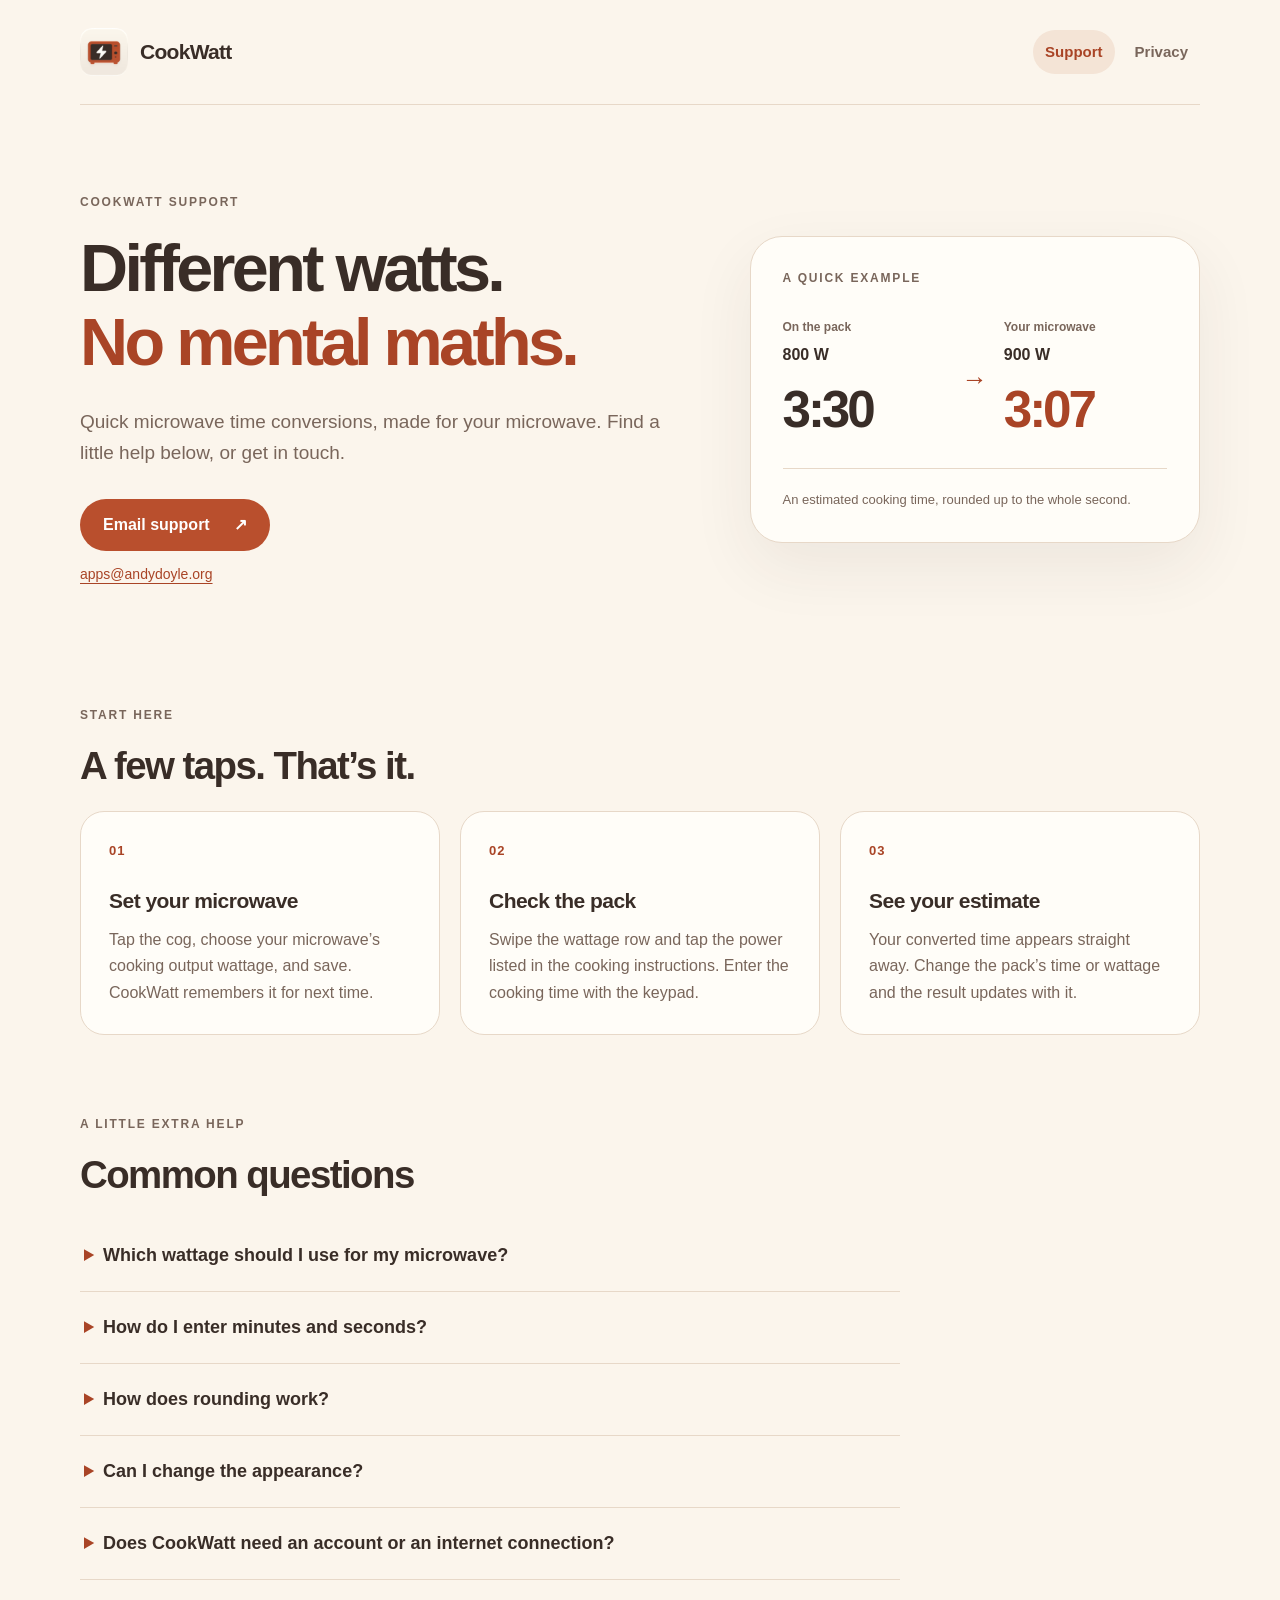
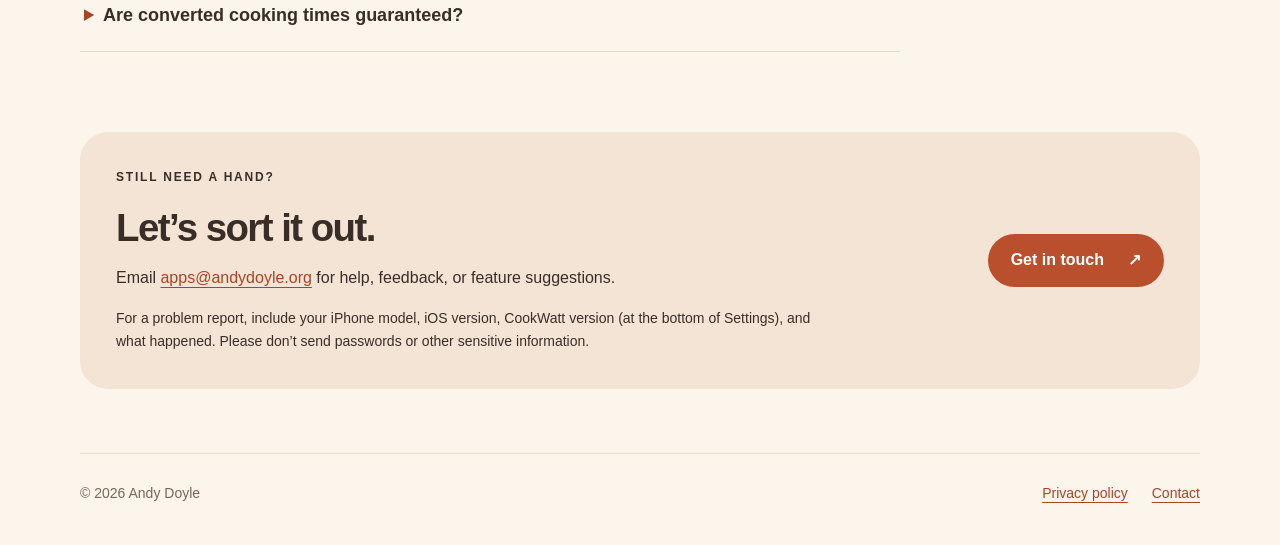
<file: index.html>
<!doctype html>
<html lang="en-GB">
  <head>
    <meta charset="utf-8" />
    <meta name="viewport" content="width=device-width, initial-scale=1" />
    <meta name="color-scheme" content="light dark" />
    <meta
      name="description"
      content="Help with CookWatt, the simple iPhone microwave cooking-time converter. Usage tips, frequently asked questions, and email support."
    />
    <meta
      http-equiv="Content-Security-Policy"
      content="default-src 'self'; img-src 'self'; style-src 'self'; object-src 'none'; base-uri 'none'; form-action 'none'"
    />
    <meta name="referrer" content="no-referrer" />
    <title>CookWatt Support — Microwave times. Made simple.</title>
    <link
      rel="canonical"
      href="https://andymdoyle.github.io/CookWatt-support/"
    />
    <link rel="icon" type="image/png" href="assets/icon-light.png" />
    <link
      rel="icon"
      type="image/png"
      href="assets/icon-dark.png"
      media="(prefers-color-scheme: dark)"
    />
    <link rel="stylesheet" href="styles.css" />
  </head>
  <body>
    <a class="skip-link" href="#main">Skip to content</a>
    <header class="site-header">
      <a class="brand" href="./" aria-label="CookWatt support home">
        <picture>
          <source
            srcset="assets/icon-dark.png"
            media="(prefers-color-scheme: dark)"
          />
          <img src="assets/icon-light.png" width="48" height="48" alt="" />
        </picture>
        <span>CookWatt</span>
      </a>
      <nav aria-label="Main navigation">
        <a href="./" aria-current="page">Support</a>
        <a href="privacy.html">Privacy</a>
      </nav>
    </header>
    <main id="main">
      <section class="hero" aria-labelledby="hero-title">
        <div>
          <p class="eyebrow">CookWatt support</p>
          <h1 id="hero-title">Different watts.<span>No mental maths.</span></h1>
          <p class="intro">
            Quick microwave time conversions, made for your microwave. Find a
            little help below, or get in touch.
          </p>
          <a
            class="button"
            href="mailto:apps@andydoyle.org?subject=CookWatt%20support"
            >Email support <span aria-hidden="true">↗</span></a
          >
          <p class="contact-address">
            <a href="mailto:apps@andydoyle.org">apps@andydoyle.org</a>
          </p>
        </div>
        <aside class="example" aria-labelledby="example-title">
          <p class="eyebrow" id="example-title">A quick example</p>
          <div class="conversion">
            <dl>
              <dt>On the pack <span>800 W</span></dt>
              <dd>3:30</dd>
            </dl>
            <span class="conversion-arrow" aria-hidden="true">→</span>
            <dl>
              <dt>Your microwave <span>900 W</span></dt>
              <dd class="converted">3:07</dd>
            </dl>
          </div>
          <p class="example-note">
            An estimated cooking time, rounded up to the whole second.
          </p>
        </aside>
      </section>

      <section class="section" aria-labelledby="getting-started">
        <p class="eyebrow">Start here</p>
        <h2 id="getting-started">A few taps. That’s it.</h2>
        <div class="steps">
          <article class="card">
            <span class="step-number" aria-hidden="true">01</span>
            <h3>Set your microwave</h3>
            <p>
              Tap the cog, choose your microwave’s cooking output wattage, and
              save. CookWatt remembers it for next time.
            </p>
          </article>
          <article class="card">
            <span class="step-number" aria-hidden="true">02</span>
            <h3>Check the pack</h3>
            <p>
              Swipe the wattage row and tap the power listed in the cooking
              instructions. Enter the cooking time with the keypad.
            </p>
          </article>
          <article class="card">
            <span class="step-number" aria-hidden="true">03</span>
            <h3>See your estimate</h3>
            <p>
              Your converted time appears straight away. Change the pack’s time
              or wattage and the result updates with it.
            </p>
          </article>
        </div>
      </section>

      <section class="section faq" aria-labelledby="questions">
        <p class="eyebrow">A little extra help</p>
        <h2 id="questions">Common questions</h2>
        <details>
          <summary>Which wattage should I use for my microwave?</summary>
          <div class="answer">
            <p>
              Use the <strong>cooking output power</strong>, not the electrical
              input power. Check the label on the door, the appliance’s manual,
              or the manufacturer’s specifications. In Settings, choose a
              wattage button or enter a whole number between 100 and 3000 W.
            </p>
          </div>
        </details>
        <details>
          <summary>How do I enter minutes and seconds?</summary>
          <div class="answer">
            <p>
              The last two digits are seconds. Type
              <strong>130 for 1 minute 30 seconds</strong>,
              <strong>200 for 2 minutes</strong>, or
              <strong>45 for 45 seconds</strong>. Use C to clear the time or
              backspace to remove the last digit.
            </p>
          </div>
        </details>
        <details>
          <summary>How does rounding work?</summary>
          <div class="answer">
            <p>
              Open Settings and choose Round up or Round down. For example, a
              calculated time of 45.6 seconds becomes 46 seconds when rounding
              up, or 45 seconds when rounding down. Tap Save settings to apply
              your choice.
            </p>
          </div>
        </details>
        <details>
          <summary>Can I change the appearance?</summary>
          <div class="answer">
            <p>
              Yes. In Settings, choose Light, Dark, or Follow system, then save.
              Follow system is the default and follows your iPhone’s appearance.
              The Home Screen icon’s appearance is controlled separately by iOS.
            </p>
          </div>
        </details>
        <details>
          <summary>
            Does CookWatt need an account or an internet connection?
          </summary>
          <div class="answer">
            <p>
              No account is needed, and cooking-time calculations work offline.
              Your microwave wattage, rounding choice, and theme preference are
              saved on your device. See the
              <a href="privacy.html">privacy policy</a> for more detail.
            </p>
          </div>
        </details>
        <details>
          <summary>Are converted cooking times guaranteed?</summary>
          <div class="answer">
            <p>
              No. CookWatt estimates a cooking time using the ratio between the
              pack’s wattage and your microwave’s wattage. Food, appliances,
              containers, and cooking programmes vary. Follow all other cooking
              instructions, including stirring and standing times, and check
              that food is piping hot throughout.
            </p>
          </div>
        </details>
      </section>

      <section class="contact-panel section" aria-labelledby="contact">
        <div>
          <p class="eyebrow">Still need a hand?</p>
          <h2 id="contact">Let’s sort it out.</h2>
          <p>
            Email <a href="mailto:apps@andydoyle.org">apps@andydoyle.org</a> for
            help, feedback, or feature suggestions.
          </p>
          <p class="muted">
            For a problem report, include your iPhone model, iOS version,
            CookWatt version (at the bottom of Settings), and what happened.
            Please don’t send passwords or other sensitive information.
          </p>
        </div>
        <a
          class="button"
          href="mailto:apps@andydoyle.org?subject=CookWatt%20support"
          >Get in touch <span aria-hidden="true">↗</span></a
        >
      </section>
    </main>
    <footer class="site-footer">
      <p>© 2026 Andy Doyle</p>
      <div>
        <a href="privacy.html">Privacy policy</a
        ><a href="mailto:apps@andydoyle.org">Contact</a>
      </div>
    </footer>
  </body>
</html>
</file>
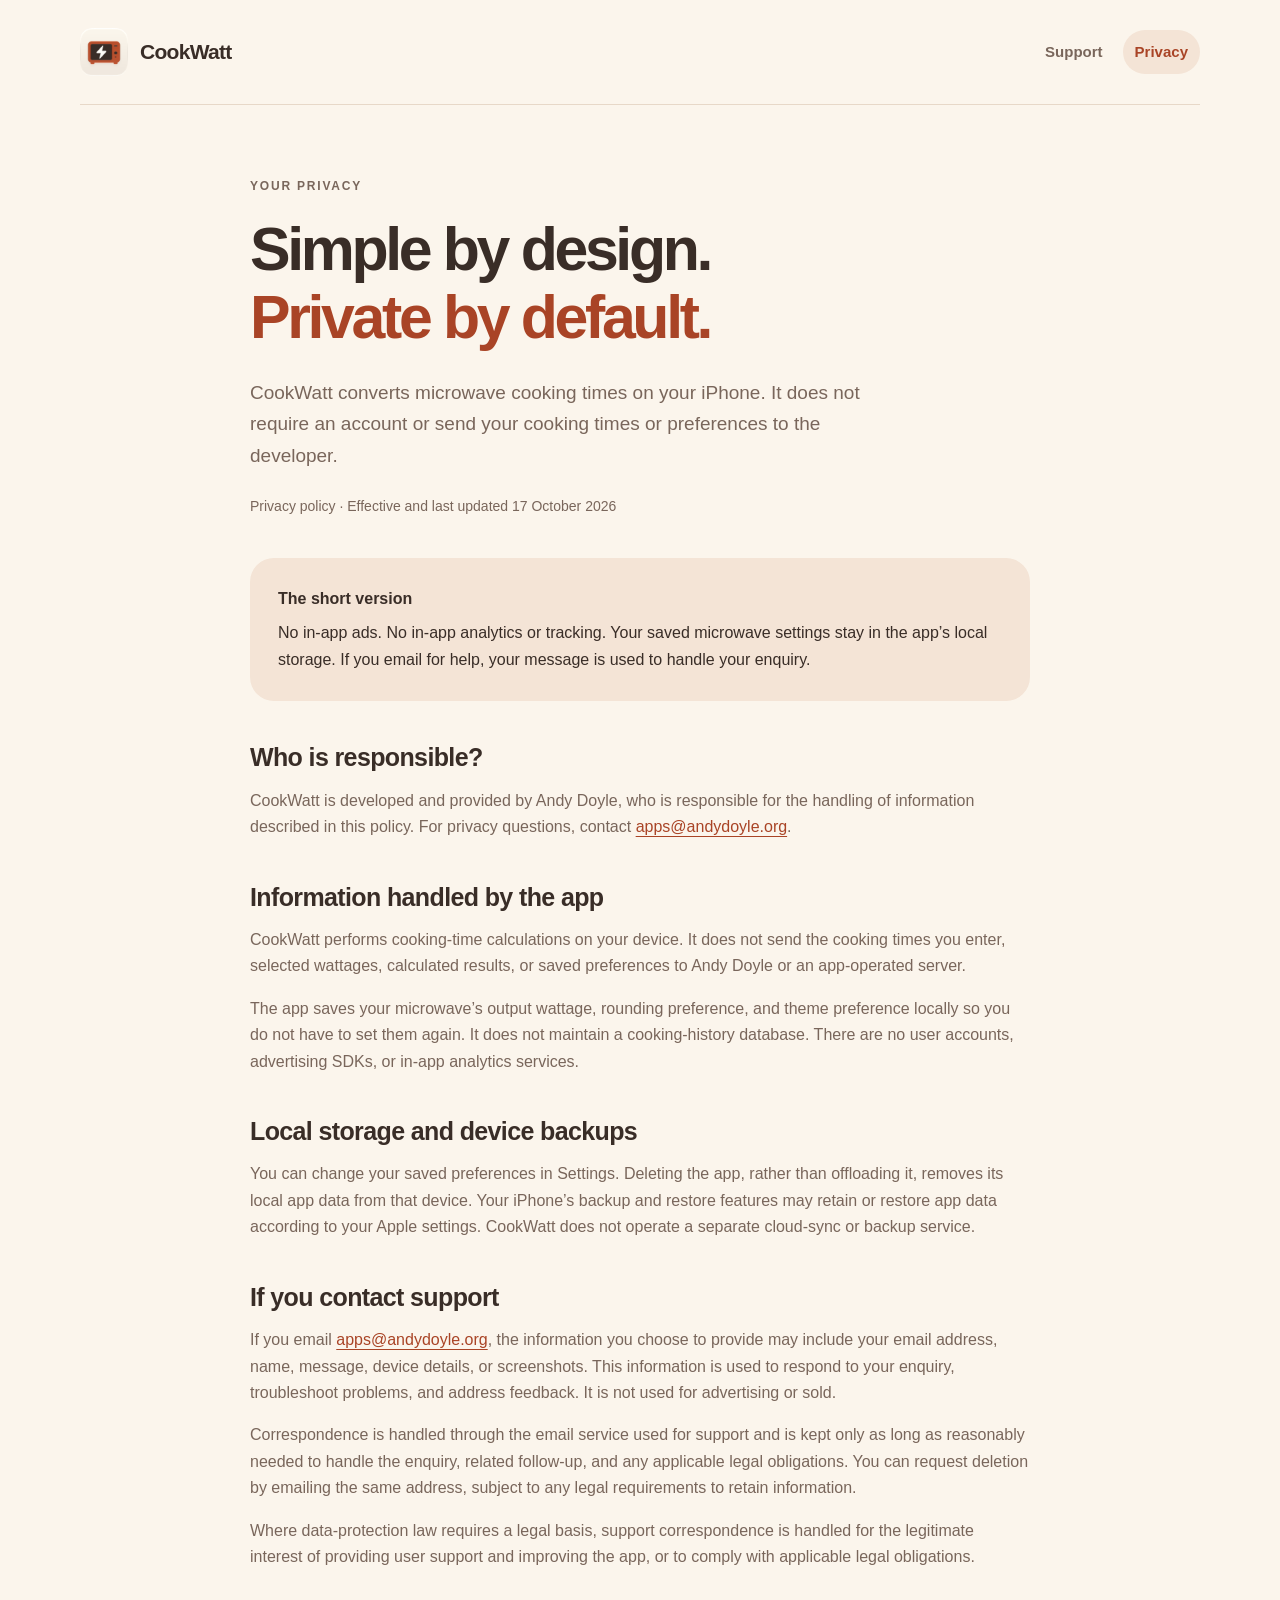
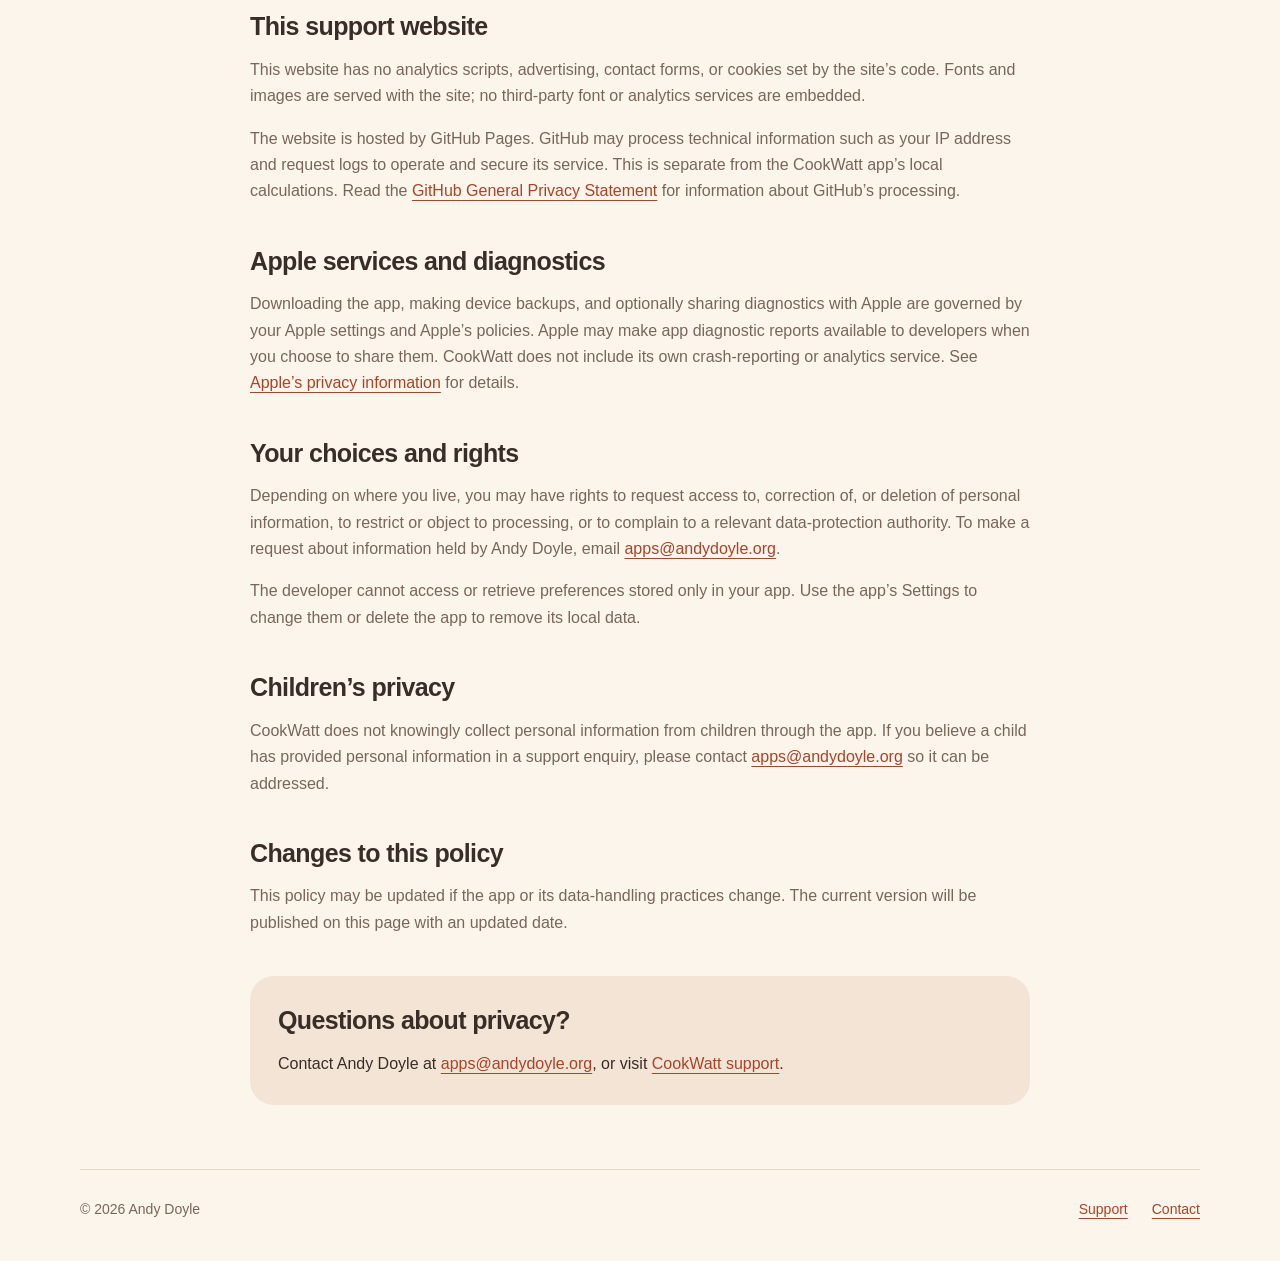
<file: privacy.html>
<!doctype html>
<html lang="en-GB">
  <head>
    <meta charset="utf-8" />
    <meta name="viewport" content="width=device-width, initial-scale=1" />
    <meta name="color-scheme" content="light dark" />
    <meta
      name="description"
      content="CookWatt privacy policy: local preferences, no in-app advertising or analytics, support correspondence, and website hosting."
    />
    <meta
      http-equiv="Content-Security-Policy"
      content="default-src 'self'; img-src 'self'; style-src 'self'; object-src 'none'; base-uri 'none'; form-action 'none'"
    />
    <meta name="referrer" content="no-referrer" />
    <title>Privacy Policy — CookWatt</title>
    <link
      rel="canonical"
      href="https://andymdoyle.github.io/CookWatt-support/privacy.html"
    />
    <link rel="icon" type="image/png" href="assets/icon-light.png" />
    <link
      rel="icon"
      type="image/png"
      href="assets/icon-dark.png"
      media="(prefers-color-scheme: dark)"
    />
    <link rel="stylesheet" href="styles.css" />
  </head>
  <body>
    <a class="skip-link" href="#main">Skip to content</a>
    <header class="site-header">
      <a class="brand" href="./" aria-label="CookWatt support home">
        <picture>
          <source
            srcset="assets/icon-dark.png"
            media="(prefers-color-scheme: dark)"
          />
          <img src="assets/icon-light.png" width="48" height="48" alt="" />
        </picture>
        <span>CookWatt</span>
      </a>
      <nav aria-label="Main navigation">
        <a href="./">Support</a>
        <a href="privacy.html" aria-current="page">Privacy</a>
      </nav>
    </header>
    <main id="main" class="policy">
      <header class="policy-header">
        <p class="eyebrow">Your privacy</p>
        <h1>Simple by design.<span>Private by default.</span></h1>
        <p class="intro">
          CookWatt converts microwave cooking times on your iPhone. It does not
          require an account or send your cooking times or preferences to the
          developer.
        </p>
        <p class="muted">
          Privacy policy · Effective and last updated
          <time datetime="2026-10-17">17 October 2026</time>
        </p>
      </header>

      <div class="privacy-summary">
        <p><strong>The short version</strong></p>
        <p>
          No in-app ads. No in-app analytics or tracking. Your saved microwave
          settings stay in the app’s local storage. If you email for help, your
          message is used to handle your enquiry.
        </p>
      </div>

      <section aria-labelledby="who">
        <h2 id="who">Who is responsible?</h2>
        <p>
          CookWatt is developed and provided by Andy Doyle, who is responsible
          for the handling of information described in this policy. For privacy
          questions, contact
          <a href="mailto:apps@andydoyle.org?subject=CookWatt%20privacy"
            >apps@andydoyle.org</a
          >.
        </p>
      </section>
      <section aria-labelledby="app-data">
        <h2 id="app-data">Information handled by the app</h2>
        <p>
          CookWatt performs cooking-time calculations on your device. It does
          not send the cooking times you enter, selected wattages, calculated
          results, or saved preferences to Andy Doyle or an app-operated server.
        </p>
        <p>
          The app saves your microwave’s output wattage, rounding preference,
          and theme preference locally so you do not have to set them again. It
          does not maintain a cooking-history database. There are no user
          accounts, advertising SDKs, or in-app analytics services.
        </p>
      </section>
      <section aria-labelledby="storage">
        <h2 id="storage">Local storage and device backups</h2>
        <p>
          You can change your saved preferences in Settings. Deleting the app,
          rather than offloading it, removes its local app data from that
          device. Your iPhone’s backup and restore features may retain or
          restore app data according to your Apple settings. CookWatt does not
          operate a separate cloud-sync or backup service.
        </p>
      </section>
      <section aria-labelledby="support-email">
        <h2 id="support-email">If you contact support</h2>
        <p>
          If you email
          <a href="mailto:apps@andydoyle.org">apps@andydoyle.org</a>, the
          information you choose to provide may include your email address,
          name, message, device details, or screenshots. This information is
          used to respond to your enquiry, troubleshoot problems, and address
          feedback. It is not used for advertising or sold.
        </p>
        <p>
          Correspondence is handled through the email service used for support
          and is kept only as long as reasonably needed to handle the enquiry,
          related follow-up, and any applicable legal obligations. You can
          request deletion by emailing the same address, subject to any legal
          requirements to retain information.
        </p>
        <p>
          Where data-protection law requires a legal basis, support
          correspondence is handled for the legitimate interest of providing
          user support and improving the app, or to comply with applicable legal
          obligations.
        </p>
      </section>
      <section aria-labelledby="website">
        <h2 id="website">This support website</h2>
        <p>
          This website has no analytics scripts, advertising, contact forms, or
          cookies set by the site’s code. Fonts and images are served with the
          site; no third-party font or analytics services are embedded.
        </p>
        <p>
          The website is hosted by GitHub Pages. GitHub may process technical
          information such as your IP address and request logs to operate and
          secure its service. This is separate from the CookWatt app’s local
          calculations. Read the
          <a
            href="https://docs.github.com/en/site-policy/privacy-policies/github-general-privacy-statement"
            >GitHub General Privacy Statement</a
          >
          for information about GitHub’s processing.
        </p>
      </section>
      <section aria-labelledby="apple">
        <h2 id="apple">Apple services and diagnostics</h2>
        <p>
          Downloading the app, making device backups, and optionally sharing
          diagnostics with Apple are governed by your Apple settings and Apple’s
          policies. Apple may make app diagnostic reports available to
          developers when you choose to share them. CookWatt does not include
          its own crash-reporting or analytics service. See
          <a href="https://www.apple.com/legal/privacy/"
            >Apple’s privacy information</a
          >
          for details.
        </p>
      </section>
      <section aria-labelledby="rights">
        <h2 id="rights">Your choices and rights</h2>
        <p>
          Depending on where you live, you may have rights to request access to,
          correction of, or deletion of personal information, to restrict or
          object to processing, or to complain to a relevant data-protection
          authority. To make a request about information held by Andy Doyle,
          email
          <a href="mailto:apps@andydoyle.org?subject=CookWatt%20privacy"
            >apps@andydoyle.org</a
          >.
        </p>
        <p>
          The developer cannot access or retrieve preferences stored only in
          your app. Use the app’s Settings to change them or delete the app to
          remove its local data.
        </p>
      </section>
      <section aria-labelledby="children">
        <h2 id="children">Children’s privacy</h2>
        <p>
          CookWatt does not knowingly collect personal information from children
          through the app. If you believe a child has provided personal
          information in a support enquiry, please contact
          <a href="mailto:apps@andydoyle.org">apps@andydoyle.org</a> so it can
          be addressed.
        </p>
      </section>
      <section aria-labelledby="changes">
        <h2 id="changes">Changes to this policy</h2>
        <p>
          This policy may be updated if the app or its data-handling practices
          change. The current version will be published on this page with an
          updated date.
        </p>
      </section>
      <aside class="policy-contact">
        <h2>Questions about privacy?</h2>
        <p>
          Contact Andy Doyle at
          <a href="mailto:apps@andydoyle.org?subject=CookWatt%20privacy"
            >apps@andydoyle.org</a
          >, or visit <a href="./">CookWatt support</a>.
        </p>
      </aside>
    </main>
    <footer class="site-footer">
      <p>© 2026 Andy Doyle</p>
      <div>
        <a href="./">Support</a><a href="mailto:apps@andydoyle.org">Contact</a>
      </div>
    </footer>
  </body>
</html>
</file>
<file: styles.css>
:root {
  color-scheme: light dark;
  --background: #fbf5ec;
  --surface: #fffdf8;
  --text: #392d27;
  --secondary: #79665b;
  --accent: #b94f2d;
  --accent-text: #a94426;
  --on-accent: #ffffff;
  --soft: #f4e4d6;
  --border: #e7d8c8;
  --shadow: 0 24px 64px rgb(57 45 39 / 7%);
  font-family: -apple-system, BlinkMacSystemFont, "Segoe UI", sans-serif;
  font-size: 16px;
  line-height: 1.65;
  -webkit-text-size-adjust: 100%;
}

@media (prefers-color-scheme: dark) {
  :root {
    --background: #1e1916;
    --surface: #2c2420;
    --text: #f8eee4;
    --secondary: #c6b3a4;
    --accent: #f2ab85;
    --accent-text: #f2ab85;
    --on-accent: #2c1b14;
    --soft: #3d2b23;
    --border: #4b3a30;
    --shadow: 0 24px 64px rgb(0 0 0 / 12%);
  }
}

* {
  box-sizing: border-box;
}

body {
  margin: 0;
  background: var(--background);
  color: var(--text);
}

a {
  color: var(--accent-text);
  text-decoration-thickness: 1px;
  text-underline-offset: 4px;
}

a:hover {
  text-decoration-thickness: 2px;
}

:focus-visible {
  outline: 3px solid var(--accent);
  outline-offset: 5px;
  border-radius: 4px;
}

.skip-link {
  position: absolute;
  z-index: 2;
  top: 12px;
  left: 16px;
  padding: 12px 20px;
  background: var(--surface);
  transform: translateY(-160%);
}

.skip-link:focus {
  transform: translateY(0);
}

.site-header,
main,
.site-footer {
  width: min(1120px, calc(100% - 48px));
  margin-inline: auto;
}

.site-header {
  display: flex;
  justify-content: space-between;
  align-items: center;
  gap: 16px;
  padding-block: 28px;
  border-bottom: 1px solid var(--border);
}

.brand {
  display: inline-flex;
  align-items: center;
  gap: 12px;
  color: var(--text);
  font-size: 21px;
  font-weight: 750;
  letter-spacing: -0.7px;
  text-decoration: none;
}

.brand picture,
.brand img {
  display: block;
  flex-shrink: 0;
}

nav {
  display: flex;
  gap: 8px;
}

nav a {
  display: inline-flex;
  align-items: center;
  min-height: 44px;
  padding: 8px 12px;
  color: var(--secondary);
  text-decoration: none;
  font-size: 15px;
  font-weight: 600;
}

nav a[aria-current="page"] {
  border-radius: 999px;
  background: var(--soft);
  color: var(--accent-text);
}

h1,
h2,
h3,
p,
dl,
dd {
  margin: 0;
}

h1,
h2,
h3 {
  line-height: 1.12;
  text-wrap: balance;
}

h1 {
  font-size: clamp(2.5rem, 5.2vw, 4.5rem);
  font-weight: 750;
  letter-spacing: -0.055em;
}

h1 span {
  display: block;
  color: var(--accent-text);
}

h2 {
  margin-bottom: 24px;
  font-size: clamp(1.8rem, 3vw, 2.6rem);
  letter-spacing: -0.04em;
}

h3 {
  margin-bottom: 14px;
  font-size: 21px;
  letter-spacing: -0.025em;
}

.eyebrow {
  margin-bottom: 18px;
  color: var(--secondary);
  font-size: 12px;
  font-weight: 700;
  letter-spacing: 1.8px;
  text-transform: uppercase;
}

.hero {
  display: grid;
  grid-template-columns: 1.15fr 0.85fr;
  align-items: center;
  gap: 60px;
  padding-block: 88px 40px;
}

.intro {
  max-width: 620px;
  margin-top: 26px;
  color: var(--secondary);
  font-size: 19px;
  line-height: 1.65;
}

.button {
  display: inline-flex;
  justify-content: center;
  align-items: center;
  gap: 24px;
  min-height: 52px;
  margin-top: 30px;
  padding: 13px 23px;
  border-radius: 999px;
  background: var(--accent);
  color: var(--on-accent);
  font-weight: 650;
  text-decoration: none;
}

.button:hover {
  box-shadow: var(--shadow);
}

.contact-address {
  margin-top: 12px;
  font-size: 14px;
}

.example {
  padding: 32px;
  border: 1px solid var(--border);
  border-radius: 32px;
  background: var(--surface);
  box-shadow: var(--shadow);
}

.conversion {
  display: grid;
  grid-template-columns: 1fr auto 1fr;
  align-items: center;
  gap: 16px;
  margin-top: 30px;
}

.conversion dt {
  color: var(--secondary);
  font-size: 12px;
  font-weight: 600;
}

.conversion dt span {
  display: block;
  margin-top: 4px;
  color: var(--text);
  font-size: 16px;
}

.conversion dd {
  margin-top: 10px;
  font-size: clamp(2.4rem, 4vw, 3.5rem);
  font-weight: 650;
  line-height: 1.2;
  letter-spacing: -0.06em;
  font-variant-numeric: tabular-nums;
}

.conversion-arrow,
.converted {
  color: var(--accent-text);
}

.conversion-arrow {
  font-size: 26px;
}

.example-note {
  margin-top: 28px;
  padding-top: 20px;
  border-top: 1px solid var(--border);
  color: var(--secondary);
  font-size: 13px;
}

.section {
  margin-top: 80px;
}

.steps {
  display: grid;
  grid-template-columns: repeat(3, 1fr);
  gap: 20px;
}

.card {
  padding: 28px;
  border: 1px solid var(--border);
  border-radius: 24px;
  background: var(--surface);
}

.step-number {
  display: block;
  margin-bottom: 28px;
  color: var(--accent-text);
  font-size: 13px;
  font-weight: 700;
  letter-spacing: 1px;
}

.card p,
.answer {
  color: var(--secondary);
}

.contact-panel p {
  color: var(--text);
}

.faq {
  max-width: 820px;
}

details {
  border-bottom: 1px solid var(--border);
}

summary {
  padding: 22px 4px;
  font-size: 18px;
  font-weight: 600;
  line-height: 1.5;
  cursor: pointer;
}

summary::marker {
  color: var(--accent-text);
}

.answer {
  padding: 0 4px 24px;
}

.contact-panel {
  display: flex;
  align-items: center;
  justify-content: space-between;
  gap: 40px;
  padding: 36px;
  border-radius: 28px;
  background: var(--soft);
}

.contact-panel > div {
  max-width: 720px;
}

.contact-panel h2 {
  margin-bottom: 16px;
}

.contact-panel .button {
  flex-shrink: 0;
  margin: 0;
}

.contact-panel .muted {
  margin-top: 16px;
  font-size: 14px;
}

.muted {
  color: var(--secondary);
}

.site-footer {
  display: flex;
  flex-wrap: wrap;
  justify-content: space-between;
  gap: 20px;
  margin-top: 64px;
  padding-block: 28px 40px;
  border-top: 1px solid var(--border);
  color: var(--secondary);
  font-size: 14px;
}

.site-footer > div {
  display: flex;
  flex-wrap: wrap;
  gap: 24px;
}

.policy {
  max-width: 780px;
}

.policy-header {
  padding-top: 72px;
}

.policy h1 {
  font-size: clamp(2.5rem, 5vw, 3.8rem);
}

.policy-header .muted {
  margin-top: 24px;
  font-size: 14px;
}

.privacy-summary,
.policy-contact {
  margin-top: 40px;
  padding: 28px;
  border-radius: 24px;
  background: var(--soft);
}

.privacy-summary p + p {
  margin-top: 8px;
}

.policy section {
  margin-top: 40px;
}

.policy h2 {
  margin-bottom: 14px;
  font-size: 25px;
  line-height: 1.3;
  letter-spacing: -0.025em;
}

.policy section p + p {
  margin-top: 16px;
}

.policy section p {
  color: var(--secondary);
}

@media (max-width: 820px) {
  .hero {
    grid-template-columns: 1fr;
    gap: 36px;
    padding-top: 52px;
  }

  .example {
    max-width: 520px;
  }

  .steps {
    grid-template-columns: 1fr;
  }

  .step-number {
    margin-bottom: 16px;
  }

  .contact-panel {
    align-items: flex-start;
    flex-direction: column;
    gap: 24px;
  }
}

@media (max-width: 420px) {
  .site-header,
  main,
  .site-footer {
    width: calc(100% - 32px);
  }

  .site-header {
    gap: 8px;
    padding-block: 20px;
  }

  .brand {
    gap: 8px;
    font-size: 19px;
  }

  .brand img {
    width: 40px;
    height: 40px;
  }

  nav {
    gap: 0;
  }

  nav a {
    padding-inline: 8px;
    font-size: 14px;
  }

  .section {
    margin-top: 56px;
  }

  .example,
  .card,
  .contact-panel,
  .privacy-summary,
  .policy-contact {
    padding: 24px;
  }

  .conversion {
    gap: 12px;
  }

  .policy-header {
    padding-top: 48px;
  }
}
</file>
